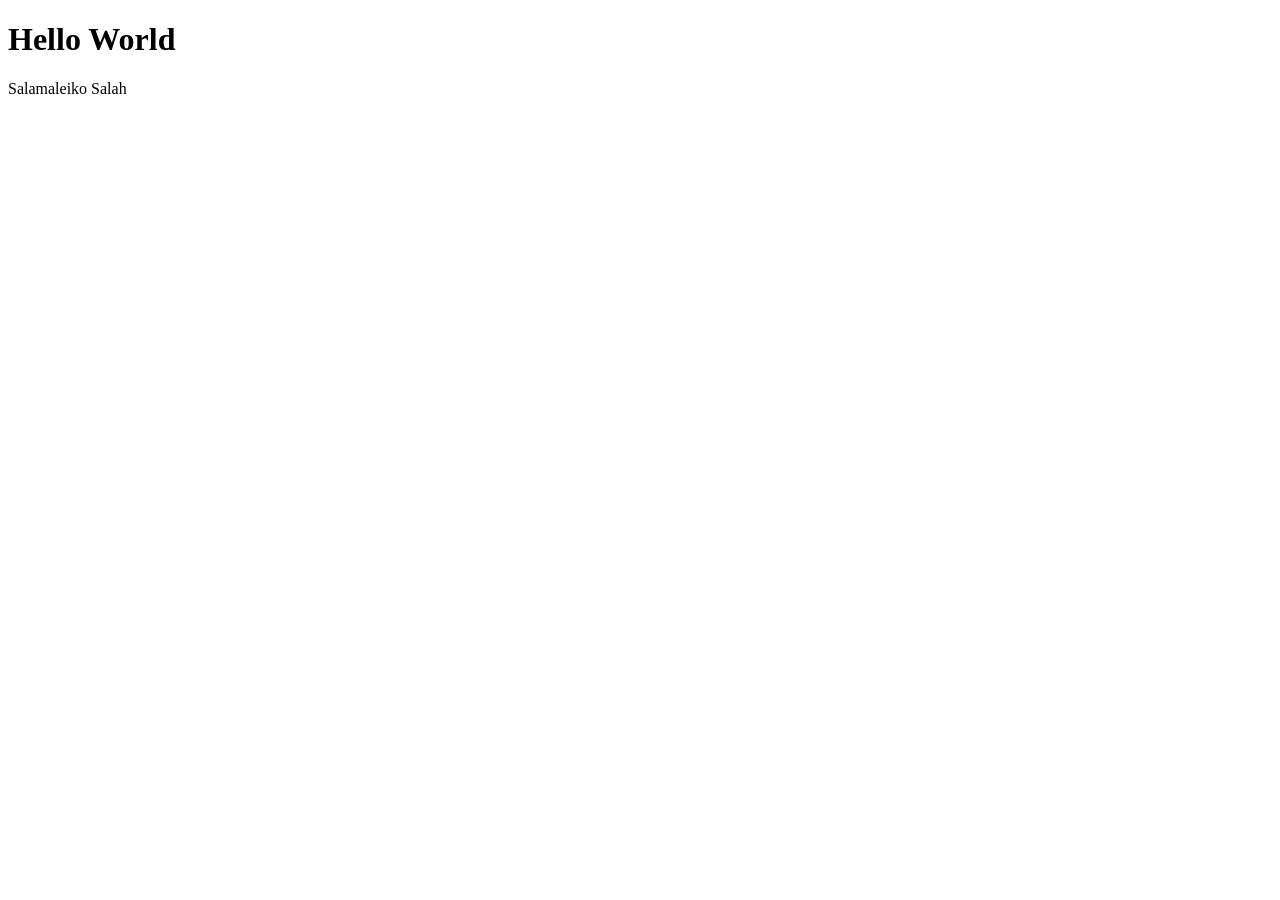
<file: Aula_1_Sintaxe/index.html>
<!DOCTYPE html>
<html lang="pt-br">
<head>
    <meta charset="UTF-8">
    <meta name="viewport" content="width=device-width, initial-scale=1.0">
    <title>Aula 1</title>
</head>
<body>
    <h1>Hello World</h1>
    <p>Salamaleiko Salah</p>
</body>
</html>
</file>
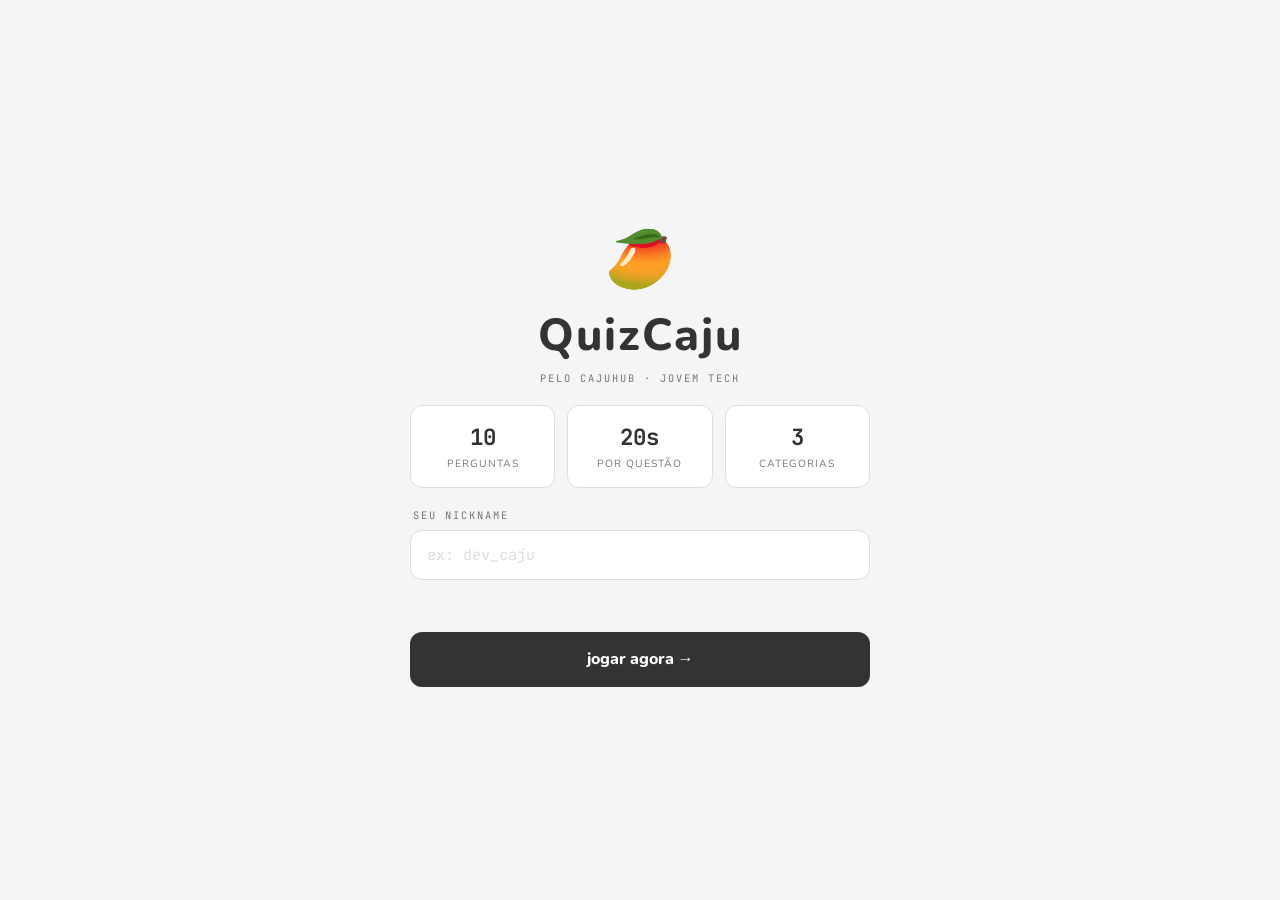
<file: Projetos/Projetos_3/SandBox - Semana 1/index.html>
<!doctype html>
<html lang="pt-BR">
  <head>
    <meta charset="UTF-8" />
    <meta name="viewport" content="width=device-width, initial-scale=1.0" />
    <title>QuizCaju</title>
    <link rel="stylesheet" href="S1_style.css" />
  </head>

  <body>
    <!-- ================================
       TELA 1: HOME
  ================================= -->
    <section id="tela-home" class="tela ativa">
      <div class="home-logo">
        <span class="logo-icone">🥭</span>
        <h1 class="logo-texto">QuizCaju</h1>
        <p class="logo-sub">pelo CajuHub · Jovem Tech</p>
      </div>

      <div class="home-info">
        <div class="info-card">
          <span class="info-num" id="total-perguntas">--</span>
          <span class="info-label">perguntas</span>
        </div>
        <div class="info-card">
          <span class="info-num">20s</span>
          <span class="info-label">por questão</span>
        </div>
        <div class="info-card">
          <span class="info-num" id="total-categorias">--</span>
          <span class="info-label">categorias</span>
        </div>
      </div>

      <div class="campo-nickname">
        <label for="input-nickname">seu nickname</label>
        <input
          type="text"
          id="input-nickname"
          placeholder="ex: dev_caju"
          maxlength="20"
          autocomplete="off"
        />
        <span class="campo-erro" id="erro-nickname"></span>
        <p id="loading-msg" class="loading-msg"></p>
      </div>

      <button class="btn btn-primario" id="btn-iniciar">jogar agora →</button>
    </section>

    <!-- ================================
       TELA 2: QUESTÃO
  ================================= -->
    <section id="tela-questao" class="tela">
      <header class="questao-header">
        <div class="progresso-info">
          <span id="questao-atual">1</span>
          <span class="progresso-sep">/</span>
          <span id="questao-total">10</span>
        </div>

        <div class="barra-progresso">
          <div class="barra-fill" id="barra-fill"></div>
        </div>

        <div class="timer-wrap">
          <svg class="timer-svg" viewBox="0 0 40 40">
            <circle class="timer-trilha" cx="20" cy="20" r="17" />
            <circle class="timer-arco" cx="20" cy="20" r="17" id="timer-arco" />
          </svg>
          <span class="timer-num" id="timer-num">20</span>
        </div>
      </header>

      <div class="categoria-tag" id="categoria-tag">HTML</div>

      <div class="questao-card">
        <p class="questao-texto" id="questao-texto">Carregando pergunta...</p>
      </div>

      <div class="opcoes-grid" id="opcoes-grid">
        <!-- opções injetadas pelo app.js -->
      </div>
    </section>

    <!-- ================================
       TELA 3: FEEDBACK
  ================================= -->
    <section id="tela-feedback" class="tela">
      <div class="feedback-icone" id="feedback-icone">⏳</div>

      <!-- ❌ tag errada. Deveria ser <h2> — título de seção. -->
      <h2 class="feedback-titulo" id="feedback-titulo">Resultado</h2>

      <p class="feedback-explicacao" id="feedback-explicacao">
        A explicação vai aparecer aqui.
      </p>

      <div class="feedback-pontos">
        <span class="pontos-num" id="feedback-pontos">+0</span>
        <span class="pontos-label">pontos</span>
      </div>

      <div class="feedback-placar">
        <span class="placar-label">placar total</span>
        <span class="placar-num" id="placar-parcial">0</span>
      </div>

      <button class="btn btn-primario" id="btn-proxima">próxima →</button>
    </section>

    <!-- ================================
       TELA 4: RESULTADO FINAL
  ================================= -->
    <section id="tela-resultado" class="tela">
      <div class="resultado-topo">
        <div class="resultado-medalha" id="resultado-medalha">🏅</div>
        <!-- ❌ id errado. O app.js procura "resultado-nome". -->
        <h2 class="resultado-nome" id="resultado-nome">jogador</h2>
      </div>

      <div class="resultado-score">
        <span class="score-num" id="score-final">0</span>
        <span class="score-label">pontos</span>
      </div>

      <div class="resultado-stats">
        <div class="stat">
          <span class="stat-val" id="stat-acertos">0</span>
          <span class="stat-label">acertos</span>
        </div>
        <div class="stat">
          <span class="stat-val" id="stat-erros">0</span>
          <span class="stat-label">erros</span>
        </div>
        <div class="stat">
          <span class="stat-val" id="stat-porcento">0%</span>
          <span class="stat-label">aproveitamento</span>
        </div>
      </div>

      <p class="resultado-mensagem" id="resultado-mensagem">
        Você completou o quiz!
      </p>

      <button class="btn btn-primario" id="btn-jogar-novamente">
        jogar novamente
      </button>
    </section>
    <script src="S1_questions.js"></script>
    <script src="S1_app.skeleton.js"></script>
  </body>
</html>
</file>
<file: Projetos/Projetos_3/SandBox - Semana 1/S1_style.css>
/* =============================================
   QuizCaju — style.css
   Base de layout. Visual intencional cru.
   Sua missão: dar identidade a este app.
   ============================================= */

/* ── FONTES ──────────────────────────────────── */
@import url('https://fonts.googleapis.com/css2?family=Nunito:wght@400;600;700;800&family=JetBrains+Mono:wght@500;700&display=swap');

/* ── VARIÁVEIS ───────────────────────────────── */
/* Personalize estas variáveis para criar a identidade visual do seu quiz */
:root {
  --cor-fundo:      #f5f5f5;
  --cor-superficie: #ffffff;
  --cor-borda:      #dddddd;
  --cor-primaria:   #333333;
  --cor-destaque:   #555555;
  --cor-texto:      #222222;
  --cor-texto-2:    #777777;
  --cor-acerto:     #2e7d32;
  --cor-erro:       #c62828;
  --Laranja: #ff8400;
  --Vermelho: #dd0909;
  --Amarelo: #e5f419;


  --fonte-corpo: 'Nunito', sans-serif;
  --fonte-mono:  'JetBrains Mono', monospace;

  --raio:    12px;
  --raio-sm:  8px;
}

/* ── RESET ───────────────────────────────────── */
*, *::before, *::after {
  box-sizing: border-box;
  margin: 0;
  padding: 0;
}

html { height: 100%; }

/* ── BODY ────────────────────────────────────── */
body {
  font-family: var(--fonte-corpo);
  background-color: var(--cor-fundo);
  color: var(--cor-texto);
  min-height: 100vh;
  display: flex;
  align-items: center;
  justify-content: center;
  padding: 1.5rem 1rem;
}

/* ── TELAS ───────────────────────────────────── */
/* Cada seção é uma "tela". Só a tela com a classe .ativa aparece. */
.tela {
  display: none;
  flex-direction: column;
  align-items: center;
  gap: 1.25rem;
  width: 100%;
  max-width: 460px;
}

.tela.ativa {
  display: flex;
}

/* ── BOTÃO ───────────────────────────────────── */
.btn {
  width: 100%;
  padding: 0.9rem 1.5rem;
  border: 2px solid var(--cor-primaria);
  border-radius: var(--raio);
  background-color: var(--cor-primaria);
  color: #fff;
  font-family: var(--fonte-corpo);
  font-size: 1rem;
  font-weight: 800;
  cursor: pointer;
  transition: opacity 0.15s;
}

.btn:hover {
  opacity: 0.85;
}

.btn:active {
  transform: scale(0.97);
}

/* ══ TELA HOME ══════════════════════════════════ */
.home-logo {
  text-align: center;
  padding-top: 0.5rem;
}

.logo-icone {
  font-size: 3.5rem;
  display: block;
  margin-bottom: 0.4rem;
}

.logo-texto {
  font-size: 2.8rem;
  font-weight: 800;
  color: var(--cor-primaria);
  letter-spacing: 2px;
}

.logo-sub {
  font-family: var(--fonte-mono);
  font-size: 0.65rem;
  color: var(--cor-texto-2);
  letter-spacing: 2px;
  text-transform: uppercase;
  margin-top: 0.3rem;
}

/* cards de info (perguntas / tempo / categorias) */
.home-info {
  display: flex;
  gap: 0.75rem;
  width: 100%;
}

.info-card {
  flex: 1;
  padding: 1rem 0.5rem;
  background: var(--cor-superficie);
  border: 1px solid var(--cor-borda);
  border-radius: var(--raio);
  display: flex;
  flex-direction: column;
  align-items: center;
  gap: 0.25rem;
}

.info-num {
  font-family: var(--fonte-mono);
  font-size: 1.4rem;
  font-weight: 700;
  color: var(--cor-primaria);
}

.info-label {
  font-size: 0.65rem;
  color: var(--cor-texto-2);
  text-transform: uppercase;
  letter-spacing: 1px;
}

/* campo nickname */
.campo-nickname {
  display: flex;
  flex-direction: column;
  gap: 0.5rem;
  width: 100%;
}

.campo-nickname label {
  font-family: var(--fonte-mono);
  font-size: 0.65rem;
  color: var(--cor-texto-2);
  text-transform: uppercase;
  letter-spacing: 2px;
  padding-left: 0.2rem;
}

.campo-nickname input {
  width: 100%;
  padding: 0.85rem 1rem;
  background: var(--cor-superficie);
  border: 1px solid var(--cor-borda);
  border-radius: var(--raio);
  color: var(--cor-texto);
  font-family: var(--fonte-mono);
  font-size: 0.95rem;
  outline: none;
  transition: border-color 0.2s;
}

.campo-nickname input:focus {
  border-color: var(--cor-primaria);
}

.campo-nickname input::placeholder {
  color: var(--cor-borda);
}

.campo-erro {
  font-size: 0.78rem;
  color: var(--cor-erro);
  min-height: 1rem;
  padding-left: 0.2rem;
}


/* ══ TELA QUESTÃO ════════════════════════════════ */
.questao-header {
  display: flex;
  align-items: center;
  width: 100%;
  gap: 0.75rem;
}

.progresso-info {
  font-family: var(--fonte-mono);
  font-size: 0.75rem;
  color: var(--cor-texto-2);
  white-space: nowrap;
}

.progresso-sep {
  margin: 0 1px;
}

/* barra de progresso */
.barra-progresso {
  flex: 1;
  height: 6px;
  background: var(--cor-borda);
  border-radius: 999px;
  overflow: hidden;
}

.barra-fill {
  height: 100%;
  width: 10%;
  background: var(--cor-primaria);
  border-radius: 999px;
  transition: width 0.5s ease;
}

/* timer circular */
.timer-wrap {
  position: relative;
  width: 44px;
  height: 44px;
  flex-shrink: 0;
}

.timer-svg {
  width: 44px;
  height: 44px;
  transform: rotate(-90deg);
}

.timer-trilha {
  fill: none;
  stroke: var(--cor-borda);
  stroke-width: 3;
}

.timer-arco {
  fill: none;
  stroke: var(--cor-primaria);
  stroke-width: 3;
  stroke-linecap: round;
  stroke-dasharray: 107;
  stroke-dashoffset: 0;
  transition: stroke-dashoffset 1s linear;
}

.timer-num {
  position: absolute;
  inset: 0;
  display: flex;
  align-items: center;
  justify-content: center;
  font-family: var(--fonte-mono);
  font-size: 0.75rem;
  font-weight: 700;
  color: var(--cor-texto);
}

/* tag de categoria */
.categoria-tag {
  align-self: flex-start;
  font-family: var(--fonte-mono);
  font-size: 0.6rem;
  font-weight: 700;
  letter-spacing: 2px;
  text-transform: uppercase;
  padding: 0.3rem 0.85rem;
  border-radius: 999px;
  background: var(--cor-borda);
  color: var(--cor-texto-2);
  border: 1px solid var(--cor-borda);
}

/* card da questão */
.questao-card {
  width: 100%;
  padding: 1.4rem 1.25rem;
  background: var(--cor-superficie);
  border: 1px solid var(--cor-borda);
  border-radius: var(--raio);
}

.questao-texto {
  font-size: 1rem;
  font-weight: 700;
  line-height: 1.65;
}

/* opções */
.opcoes-grid {
  display: flex;
  flex-direction: column;
  gap: 0.6rem;
  width: 100%;
}

.opcao-btn {
  width: 100%;
  display: flex;
  align-items: center;
  gap: 0.85rem;
  padding: 0.85rem 1rem;
  background: var(--cor-superficie);
  border: 1px solid var(--cor-borda);
  border-radius: var(--raio-sm);
  cursor: pointer;
  text-align: left;
  color: var(--cor-texto);
  font-family: var(--fonte-corpo);
  font-size: 0.9rem;
  font-weight: 600;
  line-height: 1.4;
  transition: border-color 0.15s, background 0.15s;
}

.opcao-btn:hover:not(:disabled) {
  border-color: var(--cor-primaria);
  background: var(--cor-fundo);
}

.opcao-btn:disabled {
  cursor: not-allowed;
}

.opcao-letra {
  width: 28px;
  height: 28px;
  border-radius: 6px;
  display: flex;
  align-items: center;
  justify-content: center;
  font-family: var(--fonte-mono);
  font-size: 0.65rem;
  font-weight: 800;
  flex-shrink: 0;
  background: var(--cor-fundo);
  border: 1px solid var(--cor-borda);
  color: var(--cor-texto-2);
}

.opcao-texto {
  flex: 1;
  word-break: break-word;
}

/* feedback visual das opções */
.opcao-btn.correta {
  border-color: var(--cor-acerto) !important;
  background: #e8f5e9 !important;
  color: var(--cor-acerto);
}

.opcao-btn.errada {
  border-color: var(--cor-erro) !important;
  background: #ffebee !important;
  color: var(--cor-erro);
}


/* ══ TELA FEEDBACK ══════════════════════════════ */
.feedback-icone {
  font-size: 4rem;
  line-height: 1;
}

.feedback-titulo {
  font-size: 2rem;
  font-weight: 800;
  letter-spacing: 2px;
  text-align: center;
}

.feedback-titulo.acerto { color: var(--cor-acerto); }
.feedback-titulo.erro   { color: var(--cor-erro); }

.feedback-explicacao {
  font-size: 0.875rem;
  color: var(--cor-texto-2);
  text-align: center;
  line-height: 1.65;
  max-width: 380px;
}

.feedback-pontos {
  display: flex;
  align-items: baseline;
  gap: 0.5rem;
}

.pontos-num {
  font-family: var(--fonte-mono);
  font-size: 2.5rem;
  font-weight: 700;
  color: var(--cor-primaria);
}

.pontos-label {
  font-size: 0.8rem;
  color: var(--cor-texto-2);
  font-weight: 600;
}

.feedback-placar {
  width: 100%;
  padding: 0.9rem 1.25rem;
  background: var(--cor-superficie);
  border: 1px solid var(--cor-borda);
  border-radius: var(--raio);
  display: flex;
  align-items: center;
  justify-content: space-between;
}

.placar-label {
  font-family: var(--fonte-mono);
  font-size: 0.62rem;
  color: var(--cor-texto-2);
  text-transform: uppercase;
  letter-spacing: 1.5px;
}

.placar-num {
  font-family: var(--fonte-mono);
  font-size: 1.1rem;
  font-weight: 700;
  color: var(--cor-texto);
}


/* ══ TELA RESULTADO ═════════════════════════════ */
.resultado-topo {
  display: flex;
  flex-direction: column;
  align-items: center;
  gap: 0.5rem;
}

.resultado-medalha {
  font-size: 4.5rem;
  line-height: 1;
}

.resultado-nome {
  font-family: var(--fonte-mono);
  font-size: 0.9rem;
  color: var(--cor-texto-2);
  font-weight: 700;
}

.resultado-score {
  display: flex;
  flex-direction: column;
  align-items: center;
  gap: 0.1rem;
}

.score-num {
  font-family: var(--fonte-mono);
  font-size: 4.5rem;
  font-weight: 800;
  line-height: 1;
  color: var(--cor-primaria);
}

.score-label {
  font-family: var(--fonte-mono);
  font-size: 0.62rem;
  color: var(--cor-texto-2);
  text-transform: uppercase;
  letter-spacing: 2px;
}

.resultado-stats {
  display: flex;
  gap: 0.65rem;
  width: 100%;
}

.stat {
  flex: 1;
  padding: 0.9rem 0.5rem;
  background: var(--cor-superficie);
  border: 1px solid var(--cor-borda);
  border-radius: var(--raio);
  display: flex;
  flex-direction: column;
  align-items: center;
  gap: 0.3rem;
}

.stat-val {
  font-family: var(--fonte-mono);
  font-size: 1.4rem;
  font-weight: 800;
  color: var(--cor-texto);
}

.stat-label {
  font-size: 0.6rem;
  color: var(--cor-texto-2);
  text-transform: uppercase;
  letter-spacing: 1px;
}

.resultado-mensagem {
  font-size: 0.9rem;
  color: var(--cor-texto-2);
  text-align: center;
  line-height: 1.6;
  font-style: italic;
}

/* ── RESPONSIVO ──────────────────────────────── */
@media (max-width: 380px) {
  .logo-texto  { font-size: 2.2rem; }
  .score-num   { font-size: 3.5rem; }
}
</file>
